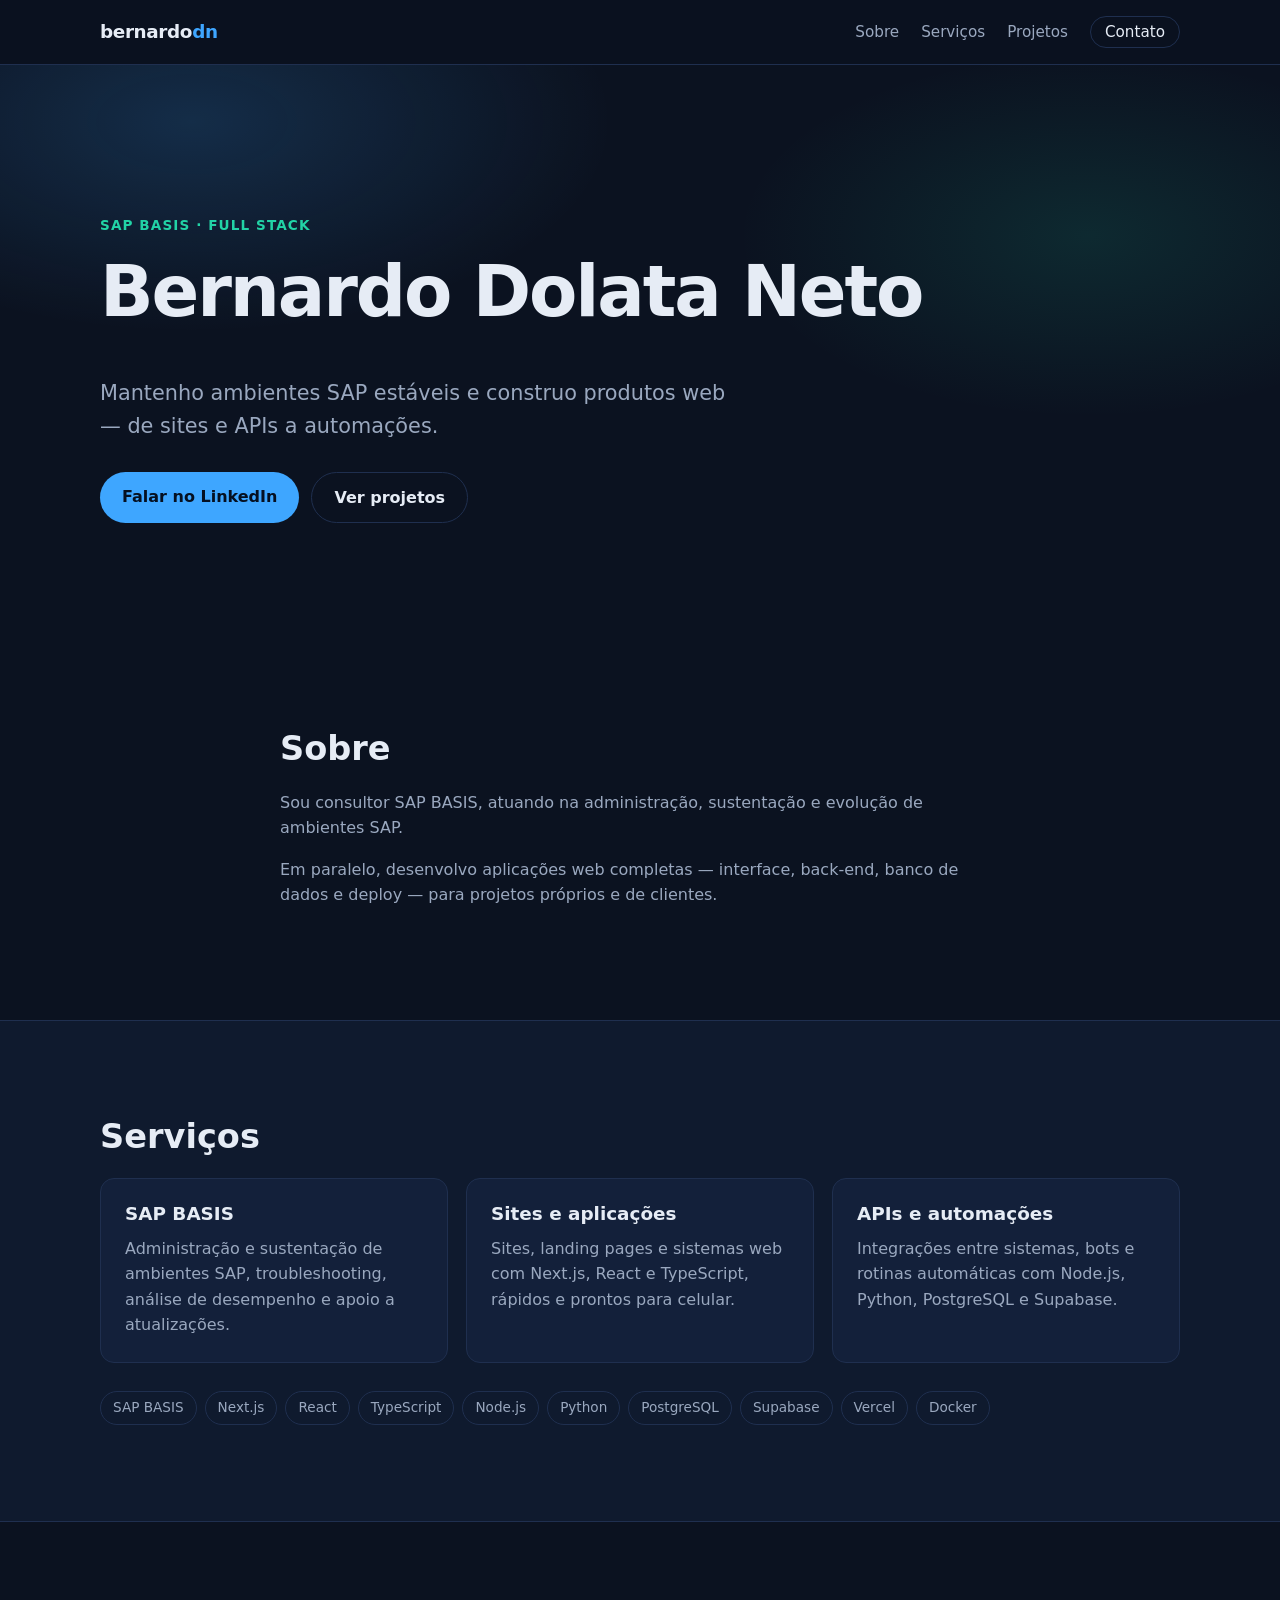
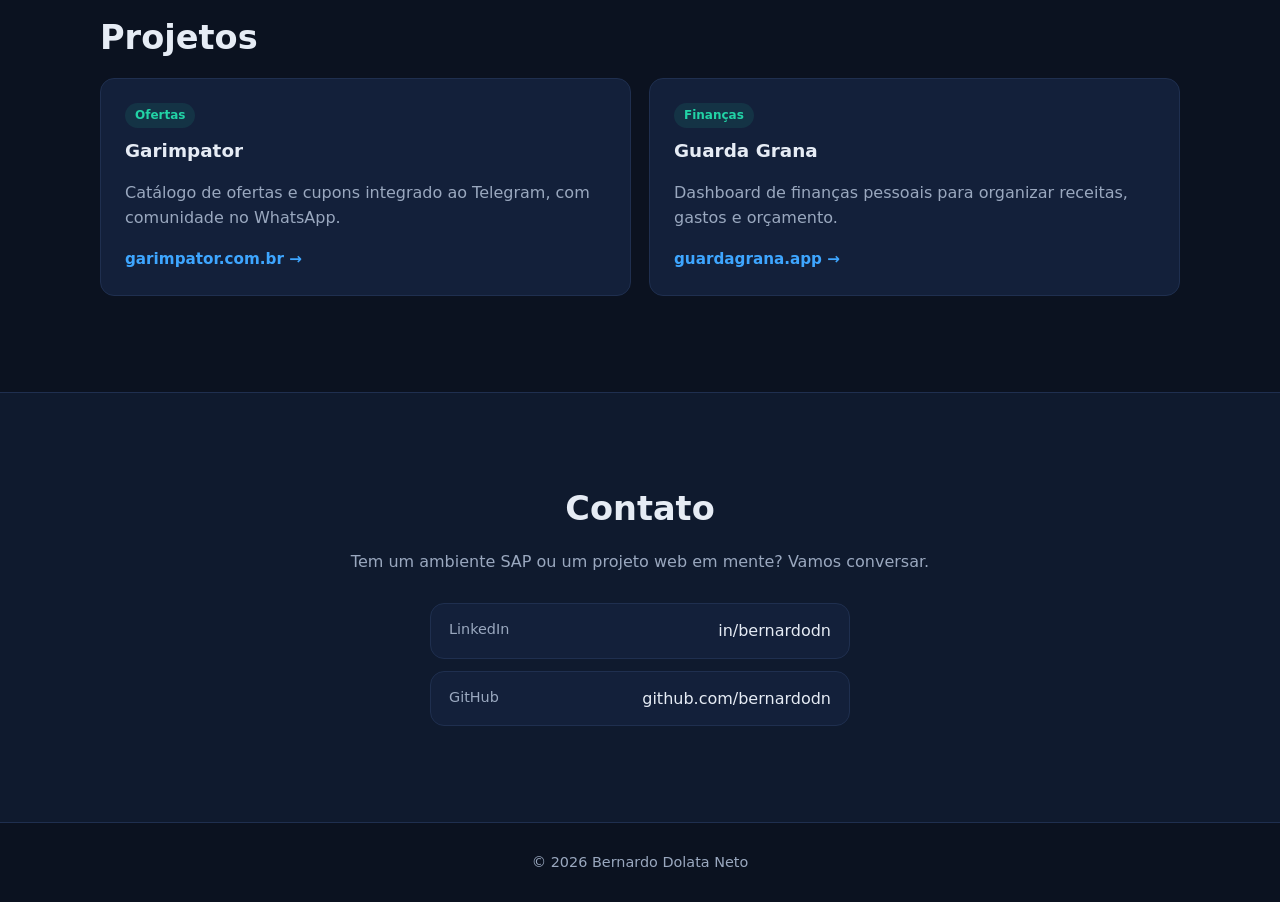
<file: index.html>
<!DOCTYPE html>
<html lang="pt-BR">
<head>
  <meta charset="utf-8">
  <meta name="viewport" content="width=device-width, initial-scale=1">
  <title>Bernardo Dolata Neto — Consultor SAP BASIS e Desenvolvedor Full Stack</title>
  <meta name="description" content="Consultor SAP BASIS e desenvolvedor full stack. Sustentação de ambientes SAP, sites, APIs e automações.">
  <link rel="canonical" href="https://bernardodn.io/">
  <meta property="og:type" content="website">
  <meta property="og:title" content="Bernardo Dolata Neto">
  <meta property="og:description" content="Consultor SAP BASIS e desenvolvedor full stack.">
  <meta property="og:url" content="https://bernardodn.io/">
  <meta name="theme-color" content="#0b1220">
  <link rel="icon" href="favicon.svg" type="image/svg+xml">
  <link rel="stylesheet" href="styles.css">
</head>
<body>
  <header class="topbar">
    <nav class="container nav" aria-label="Principal">
      <a class="brand" href="#inicio" aria-label="Início">bernardo<span>dn</span></a>
      <ul class="nav-links">
        <li><a href="#sobre">Sobre</a></li>
        <li><a href="#servicos">Serviços</a></li>
        <li><a href="#projetos">Projetos</a></li>
        <li><a href="#contato" class="nav-cta">Contato</a></li>
      </ul>
    </nav>
  </header>

  <main>
    <section id="inicio" class="hero">
      <div class="container">
        <p class="eyebrow">SAP BASIS · Full Stack</p>
        <h1>Bernardo Dolata Neto</h1>
        <p class="lead">Mantenho ambientes SAP estáveis e construo produtos web — de sites e APIs a automações.</p>
        <div class="actions">
          <a class="btn btn-primary" href="https://www.linkedin.com/in/bernardodn/" target="_blank" rel="noopener">Falar no LinkedIn</a>
          <a class="btn btn-ghost" href="#projetos">Ver projetos</a>
        </div>
      </div>
    </section>

    <section id="sobre" class="section">
      <div class="container narrow">
        <h2>Sobre</h2>
        <p>Sou consultor SAP BASIS, atuando na administração, sustentação e evolução de ambientes SAP.</p>
        <p>Em paralelo, desenvolvo aplicações web completas — interface, back-end, banco de dados e deploy — para projetos próprios e de clientes.</p>
      </div>
    </section>

    <section id="servicos" class="section alt">
      <div class="container">
        <h2>Serviços</h2>
        <div class="grid">
          <article class="card">
            <h3>SAP BASIS</h3>
            <p>Administração e sustentação de ambientes SAP, troubleshooting, análise de desempenho e apoio a atualizações.</p>
          </article>
          <article class="card">
            <h3>Sites e aplicações</h3>
            <p>Sites, landing pages e sistemas web com Next.js, React e TypeScript, rápidos e prontos para celular.</p>
          </article>
          <article class="card">
            <h3>APIs e automações</h3>
            <p>Integrações entre sistemas, bots e rotinas automáticas com Node.js, Python, PostgreSQL e Supabase.</p>
          </article>
        </div>
        <ul class="stack">
          <li>SAP BASIS</li><li>Next.js</li><li>React</li><li>TypeScript</li><li>Node.js</li><li>Python</li><li>PostgreSQL</li><li>Supabase</li><li>Vercel</li><li>Docker</li>
        </ul>
      </div>
    </section>

    <section id="projetos" class="section">
      <div class="container">
        <h2>Projetos</h2>
        <div class="grid two">
          <a class="card project" href="https://garimpator.com.br" target="_blank" rel="noopener">
            <span class="tag">Ofertas</span>
            <h3>Garimpator</h3>
            <p>Catálogo de ofertas e cupons integrado ao Telegram, com comunidade no WhatsApp.</p>
            <span class="link">garimpator.com.br →</span>
          </a>
          <a class="card project" href="https://www.guardagrana.app" target="_blank" rel="noopener">
            <span class="tag">Finanças</span>
            <h3>Guarda Grana</h3>
            <p>Dashboard de finanças pessoais para organizar receitas, gastos e orçamento.</p>
            <span class="link">guardagrana.app →</span>
          </a>
        </div>
      </div>
    </section>

    <section id="contato" class="section alt">
      <div class="container narrow center">
        <h2>Contato</h2>
        <p>Tem um ambiente SAP ou um projeto web em mente? Vamos conversar.</p>
        <ul class="contacts">
          <li><a href="https://www.linkedin.com/in/bernardodn/" target="_blank" rel="noopener"><span>LinkedIn</span>in/bernardodn</a></li>
          <li><a href="https://github.com/bernardodn" target="_blank" rel="noopener"><span>GitHub</span>github.com/bernardodn</a></li>
        </ul>
      </div>
    </section>
  </main>

  <footer class="footer">
    <div class="container">© <span id="ano">2026</span> Bernardo Dolata Neto</div>
  </footer>
  <script>document.getElementById('ano').textContent = new Date().getFullYear();</script>
</body>
</html>
</file>
<file: styles.css>
:root {
  --bg: #0b1220;
  --bg-alt: #0f1a2e;
  --card: #13203a;
  --line: #1f2f4f;
  --text: #e6ecf5;
  --muted: #9aa8bf;
  --accent: #3ea6ff;
  --accent-2: #22d3a6;
  --radius: 14px;
  --max: 1080px;
}

* { box-sizing: border-box; }
html { scroll-behavior: smooth; scroll-padding-top: 72px; }
body {
  margin: 0;
  font-family: system-ui, -apple-system, "Segoe UI", Roboto, "Helvetica Neue", Arial, sans-serif;
  background: var(--bg);
  color: var(--text);
  line-height: 1.6;
  -webkit-font-smoothing: antialiased;
}
a { color: inherit; text-decoration: none; }
h1, h2, h3 { line-height: 1.2; margin: 0 0 .6em; }
h2 { font-size: clamp(1.6rem, 3vw, 2.1rem); }
p { margin: 0 0 1em; color: var(--muted); }

.container { width: min(var(--max), 100% - 40px); margin-inline: auto; }
.narrow { max-width: 720px; }
.center { text-align: center; }

/* Topbar */
.topbar {
  position: sticky; top: 0; z-index: 10;
  background: rgba(11, 18, 32, .85);
  backdrop-filter: blur(10px);
  border-bottom: 1px solid var(--line);
}
.nav { display: flex; align-items: center; justify-content: space-between; height: 64px; }
.brand { font-weight: 800; font-size: 1.15rem; letter-spacing: -.02em; }
.brand span { color: var(--accent); }
.nav-links { display: flex; gap: 22px; list-style: none; margin: 0; padding: 0; align-items: center; }
.nav-links a { color: var(--muted); font-size: .95rem; transition: color .15s; }
.nav-links a:hover { color: var(--text); }
.nav-links .nav-cta { color: var(--text); border: 1px solid var(--line); padding: 6px 14px; border-radius: 999px; }

/* Hero */
.hero {
  padding: clamp(72px, 14vw, 150px) 0 clamp(64px, 10vw, 110px);
  background:
    radial-gradient(600px 300px at 15% 10%, rgba(62, 166, 255, .18), transparent 70%),
    radial-gradient(500px 260px at 85% 30%, rgba(34, 211, 166, .12), transparent 70%);
}
.eyebrow { color: var(--accent-2); font-weight: 600; letter-spacing: .08em; text-transform: uppercase; font-size: .85rem; }
.hero h1 { font-size: clamp(2.4rem, 7vw, 4.4rem); letter-spacing: -.03em; }
.lead { font-size: clamp(1.05rem, 2.2vw, 1.3rem); max-width: 640px; }
.actions { display: flex; flex-wrap: wrap; gap: 12px; margin-top: 28px; }
.btn { display: inline-block; padding: 12px 22px; border-radius: 999px; font-weight: 600; transition: transform .15s, background .15s; }
.btn:hover { transform: translateY(-1px); }
.btn-primary { background: var(--accent); color: #051021; }
.btn-ghost { border: 1px solid var(--line); }
.btn-ghost:hover { background: var(--card); }

/* Sections */
.section { padding: clamp(56px, 9vw, 96px) 0; }
.section.alt { background: var(--bg-alt); border-block: 1px solid var(--line); }

.grid { display: grid; gap: 18px; grid-template-columns: repeat(auto-fit, minmax(240px, 1fr)); }
.grid.two { grid-template-columns: repeat(auto-fit, minmax(300px, 1fr)); }
.card {
  background: var(--card);
  border: 1px solid var(--line);
  border-radius: var(--radius);
  padding: 24px;
}
.card h3 { font-size: 1.15rem; }
.card p { margin: 0; }
.project { display: flex; flex-direction: column; gap: 6px; transition: border-color .15s, transform .15s; }
.project:hover { border-color: var(--accent); transform: translateY(-2px); }
.project p { flex: 1; }
.tag { align-self: flex-start; font-size: .75rem; font-weight: 600; color: var(--accent-2); background: rgba(34, 211, 166, .1); padding: 3px 10px; border-radius: 999px; margin-bottom: 6px; }
.link { color: var(--accent); font-weight: 600; font-size: .95rem; margin-top: 10px; }

.stack { display: flex; flex-wrap: wrap; gap: 8px; list-style: none; padding: 0; margin: 28px 0 0; }
.stack li { font-size: .85rem; color: var(--muted); border: 1px solid var(--line); padding: 5px 12px; border-radius: 999px; }

/* Contato */
.contacts { list-style: none; padding: 0; margin: 28px auto 0; display: grid; gap: 12px; max-width: 420px; }
.contacts a {
  display: flex; justify-content: space-between; gap: 12px;
  background: var(--card); border: 1px solid var(--line); border-radius: var(--radius);
  padding: 14px 18px; transition: border-color .15s;
  overflow-wrap: anywhere;
}
.contacts a:hover { border-color: var(--accent); }
.contacts span { color: var(--muted); font-size: .9rem; }

.footer { padding: 28px 0; color: var(--muted); font-size: .9rem; text-align: center; }

@media (max-width: 640px) {
  .nav-links li:not(:last-child) { display: none; }
}
@media (prefers-reduced-motion: reduce) {
  html { scroll-behavior: auto; }
  * { transition: none !important; }
}
</file>
